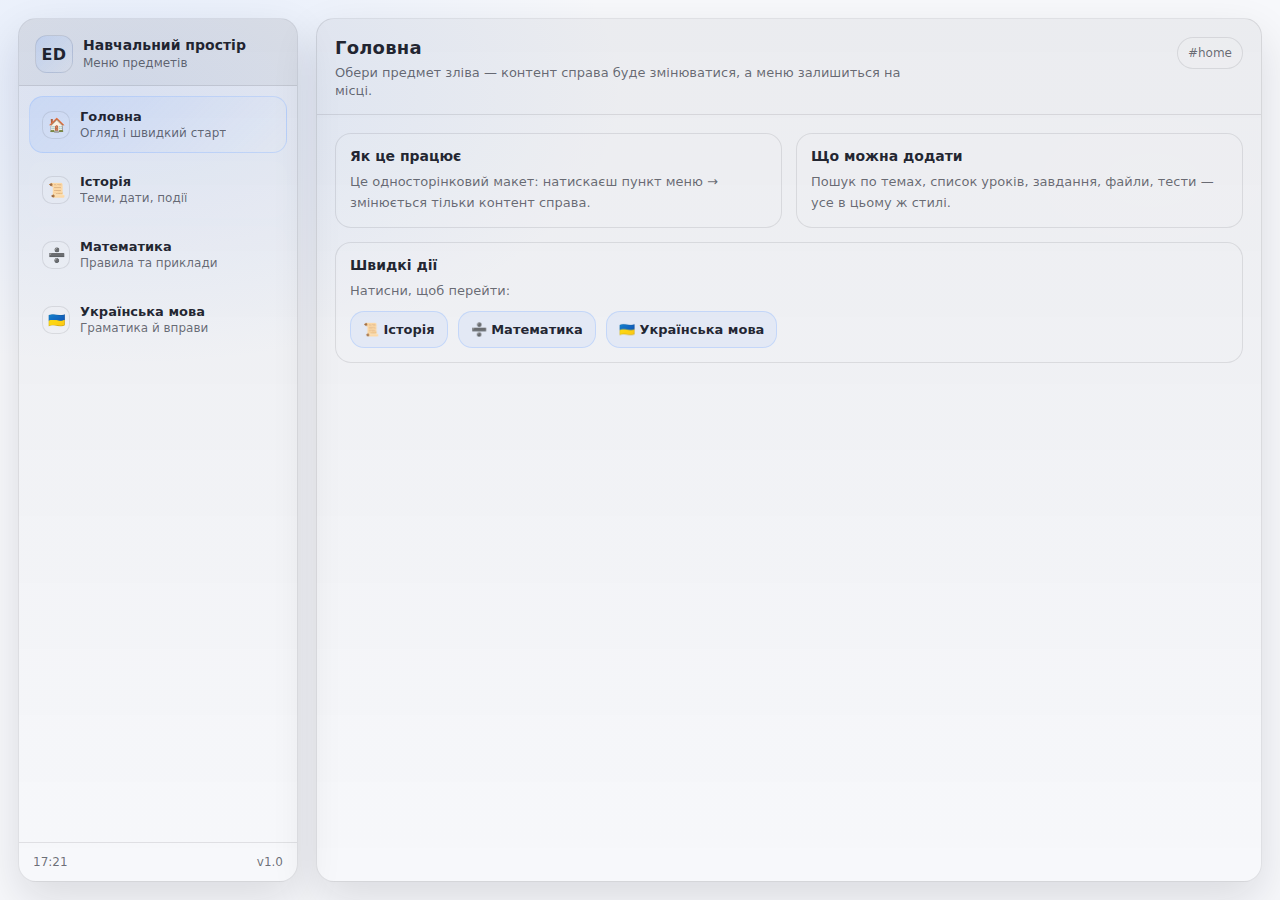
<file: index.html>
<!doctype html>
<html lang="uk">
<head>
  <meta charset="utf-8" />
  <meta name="viewport" content="width=device-width, initial-scale=1" />
  <title>Навчальний простір</title>

  <style>
    :root{
      --bg: #0b0f17;
      --panel: rgba(255,255,255,.06);
      --panel-2: rgba(255,255,255,.08);
      --stroke: rgba(255,255,255,.10);
      --text: rgba(255,255,255,.92);
      --muted: rgba(255,255,255,.65);
      --accent: #8ab4ff;
      --shadow: 0 18px 50px rgba(0,0,0,.35);
      --radius: 18px;
      --sidebar: 280px;
    }

    /* Light mode (за бажанням можна прибрати) */
    @media (prefers-color-scheme: light) {
      :root{
        --bg:#f7f8fb;
        --panel: rgba(15,18,30,.05);
        --panel-2: rgba(15,18,30,.07);
        --stroke: rgba(15,18,30,.10);
        --text: rgba(15,18,30,.92);
        --muted: rgba(15,18,30,.62);
        --accent:#2f6fed;
        --shadow: 0 18px 45px rgba(15,18,30,.12);
      }
    }

    *{ box-sizing: border-box; }
    html,body{ height:100%; }
    body{
      margin:0;
      font-family: ui-sans-serif, system-ui, -apple-system, Segoe UI, Roboto, Arial, sans-serif;
      color: var(--text);
      background:
        radial-gradient(900px 500px at 10% 10%, rgba(138,180,255,.18), transparent 55%),
        radial-gradient(900px 500px at 90% 20%, rgba(255,255,255,.08), transparent 60%),
        var(--bg);
    }

    .app{
      min-height: 100vh;
      display: grid;
      grid-template-columns: var(--sidebar) 1fr;
      gap: 18px;
      padding: 18px;
    }

    /* Sidebar */
    .sidebar{
      position: sticky;
      top: 18px;
      align-self: start;
      height: calc(100vh - 36px);
      border: 1px solid var(--stroke);
      background: linear-gradient(180deg, var(--panel), transparent);
      border-radius: var(--radius);
      box-shadow: var(--shadow);
      overflow: hidden;
      display: flex;
      flex-direction: column;
    }

    .brand{
      padding: 16px 16px 12px;
      display: flex;
      gap: 10px;
      align-items: center;
      border-bottom: 1px solid var(--stroke);
      background: rgba(0,0,0,.04);
    }

    .logo{
      width: 38px; height: 38px;
      border-radius: 12px;
      border: 1px solid var(--stroke);
      background: linear-gradient(135deg, rgba(138,180,255,.28), rgba(255,255,255,.06));
      display:grid; place-items:center;
      font-weight: 700;
      letter-spacing: .5px;
    }

    .brand h1{
      font-size: 14px;
      margin: 0;
      line-height: 1.1;
    }
    .brand p{
      margin: 3px 0 0;
      font-size: 12px;
      color: var(--muted);
    }

    .nav{
      padding: 10px;
      display: grid;
      gap: 8px;
    }

    .nav a{
      text-decoration: none;
      color: var(--text);
      border: 1px solid transparent;
      background: rgba(255,255,255,.04);
      padding: 12px 12px;
      border-radius: 14px;
      display: flex;
      align-items: center;
      gap: 10px;
      transition: transform .12s ease, background .12s ease, border-color .12s ease;
      outline: none;
    }

    .nav a:hover{
      background: rgba(255,255,255,.07);
      border-color: var(--stroke);
      transform: translateY(-1px);
    }

    .nav a.active{
      background: linear-gradient(135deg, rgba(138,180,255,.22), rgba(255,255,255,.05));
      border-color: rgba(138,180,255,.35);
    }

    .chip{
      width: 28px; height: 28px;
      border-radius: 10px;
      border: 1px solid var(--stroke);
      display: grid; place-items:center;
      background: rgba(255,255,255,.05);
      font-size: 14px;
    }

    .nav .meta{
      display:flex;
      flex-direction: column;
      gap: 2px;
      min-width: 0;
    }
    .nav .title{
      font-size: 13px;
      font-weight: 600;
      white-space: nowrap;
      overflow: hidden;
      text-overflow: ellipsis;
    }
    .nav .sub{
      font-size: 12px;
      color: var(--muted);
      white-space: nowrap;
      overflow: hidden;
      text-overflow: ellipsis;
    }

    .sidebar-footer{
      margin-top: auto;
      padding: 12px 14px;
      border-top: 1px solid var(--stroke);
      color: var(--muted);
      font-size: 12px;
      display:flex;
      justify-content: space-between;
      gap: 12px;
    }

    /* Content */
    .content{
      border: 1px solid var(--stroke);
      background: linear-gradient(180deg, var(--panel), transparent);
      border-radius: var(--radius);
      box-shadow: var(--shadow);
      overflow: hidden;
      min-height: calc(100vh - 36px);
    }

    .content-header{
      padding: 18px 18px 14px;
      border-bottom: 1px solid var(--stroke);
      display: flex;
      align-items: flex-start;
      justify-content: space-between;
      gap: 14px;
    }

    .content-header h2{
      margin: 0;
      font-size: 18px;
      letter-spacing: .2px;
    }

    .content-header p{
      margin: 6px 0 0;
      color: var(--muted);
      font-size: 13px;
      line-height: 1.4;
      max-width: 70ch;
    }

    .badge{
      border: 1px solid var(--stroke);
      background: rgba(255,255,255,.05);
      padding: 8px 10px;
      border-radius: 999px;
      color: var(--muted);
      font-size: 12px;
      white-space: nowrap;
    }

    .content-body{
      padding: 18px;
      display: grid;
      gap: 14px;
      animation: fadeIn .18s ease;
    }

    @keyframes fadeIn {
      from { opacity: 0; transform: translateY(6px); }
      to { opacity: 1; transform: translateY(0); }
    }

    .card{
      border: 1px solid var(--stroke);
      background: rgba(255,255,255,.05);
      border-radius: 16px;
      padding: 14px 14px;
    }

    .card h3{
      margin: 0 0 8px;
      font-size: 14px;
    }

    .card p, .card li{
      margin: 0;
      color: var(--muted);
      font-size: 13px;
      line-height: 1.55;
    }

    .grid{
      display: grid;
      grid-template-columns: repeat(2, minmax(0, 1fr));
      gap: 14px;
    }

    .btn{
      display:inline-flex;
      align-items:center;
      gap: 8px;
      padding: 10px 12px;
      border-radius: 14px;
      border: 1px solid rgba(138,180,255,.35);
      background: rgba(138,180,255,.12);
      color: var(--text);
      text-decoration:none;
      font-size: 13px;
      font-weight: 600;
      cursor: pointer;
    }
    .btn:active{ transform: translateY(1px); }

    /* Responsive */
    @media (max-width: 880px){
      :root{ --sidebar: 92px; }
      .brand .text { display:none; }
      .nav .meta { display:none; }
      .sidebar-footer { display:none; }
      .content-header p { display:none; }
    }
  </style>
</head>

<body>
  <div class="app">
    <!-- LEFT: Sidebar -->
    <aside class="sidebar" aria-label="Бічне меню">
      <div class="brand">
        <div class="logo">ED</div>
        <div class="text">
          <h1>Навчальний простір</h1>
          <p>Меню предметів</p>
        </div>
      </div>

      <nav class="nav" id="nav">
        <a href="#home" data-page="home" class="active">
          <span class="chip">🏠</span>
          <span class="meta">
            <span class="title">Головна</span>
            <span class="sub">Огляд і швидкий старт</span>
          </span>
        </a>

        <a href="#history" data-page="history">
          <span class="chip">📜</span>
          <span class="meta">
            <span class="title">Історія</span>
            <span class="sub">Теми, дати, події</span>
          </span>
        </a>

        <a href="#math" data-page="math">
          <span class="chip">➗</span>
          <span class="meta">
            <span class="title">Математика</span>
            <span class="sub">Правила та приклади</span>
          </span>
        </a>

        <a href="#ua" data-page="ua">
          <span class="chip">🇺🇦</span>
          <span class="meta">
            <span class="title">Українська мова</span>
            <span class="sub">Граматика й вправи</span>
          </span>
        </a>
      </nav>

      <div class="sidebar-footer">
        <span id="clock">—</span>
        <span>v1.0</span>
      </div>
    </aside>

    <!-- RIGHT: Content -->
    <main class="content" aria-live="polite">
      <header class="content-header">
        <div>
          <h2 id="pageTitle">Головна</h2>
          <p id="pageDesc">Обери предмет зліва — контент справа буде змінюватися, а меню залишиться на місці.</p>
        </div>
        <span class="badge" id="pageTag">#home</span>
      </header>

      <section class="content-body" id="content"></section>
    </main>
  </div>

  <script>
    const pages = {
      home: {
        title: "Головна",
        desc: "Обери предмет зліва — контент справа буде змінюватися, а меню залишиться на місці.",
        tag: "#home",
        render() {
          return `
            <div class="grid">
              <div class="card">
                <h3>Як це працює</h3>
                <p>Це односторінковий макет: натискаєш пункт меню → змінюється тільки контент справа.</p>
              </div>
              <div class="card">
                <h3>Що можна додати</h3>
                <p>Пошук по темах, список уроків, завдання, файли, тести — усе в цьому ж стилі.</p>
              </div>
            </div>

            <div class="card">
              <h3>Швидкі дії</h3>
              <p style="margin-bottom:10px;">Натисни, щоб перейти:</p>
              <div style="display:flex; gap:10px; flex-wrap:wrap;">
                <a class="btn" href="#history">📜 Історія</a>
                <a class="btn" href="#math">➗ Математика</a>
                <a class="btn" href="#ua">🇺🇦 Українська мова</a>
              </div>
            </div>
          `;
        }
      },

      history: {
        title: "Історія",
        desc: "Короткі блоки для тем, дат і подій. Додай свої матеріали у картки.",
        tag: "#history",
        render() {
          return `
            <div class="grid">
              <div class="card">
                <h3>Тема</h3>
                <p>Наприклад: “Київська Русь”, “Козацька доба”, “Україна у ХХ ст.”</p>
              </div>
              <div class="card">
                <h3>Пам’ятка</h3>
                <p>Факти, персоналії, наслідки, терміни — коротко й структуровано.</p>
              </div>
            </div>

            <div class="card">
              <h3>Список для заповнення</h3>
              <ul>
                <li>Дата → подія → наслідок</li>
                <li>Персона → роль → ключова дія</li>
                <li>Термін → визначення → приклад</li>
              </ul>
            </div>
          `;
        }
      },

      math: {
        title: "Математика",
        desc: "Шаблон під правила, формули та приклади задач. Легко розширюється.",
        tag: "#math",
        render() {
          return `
            <div class="grid">
              <div class="card">
                <h3>Правило дня</h3>
                <p>Наприклад: “Як знаходити відсоток від числа”, “Формули скороченого множення”.</p>
              </div>
              <div class="card">
                <h3>Приклад</h3>
                <p>Записуй умову → розв’язання → відповідь (окремими кроками).</p>
              </div>
            </div>

            <div class="card">
              <h3>Міні-блок вправ</h3>
              <p>1) 15% від 200 = ?<br/>2) (a+b)² = ?<br/>3) 3x + 5 = 20 → x = ?</p>
            </div>
          `;
        }
      },

      ua: {
        title: "Українська мова",
        desc: "Картки під правила та тренування. Додавай вправи і приклади речень.",
        tag: "#ua",
        render() {
          return `
            <div class="grid">
              <div class="card">
                <h3>Правило</h3>
                <p>Наприклад: “Не з дієприкметниками”, “Чергування у-в / і-й”, “Відмінки”.</p>
              </div>
              <div class="card">
                <h3>Приклади</h3>
                <p>1–2 речення з поясненням, підкресленням, виділенням орфограм.</p>
              </div>
            </div>

            <div class="card">
              <h3>Вправа</h3>
              <p>Встав пропущені літери / вибери правильний варіант / поясни написання.</p>
            </div>
          `;
        }
      }
    };

    const nav = document.getElementById("nav");
    const content = document.getElementById("content");
    const pageTitle = document.getElementById("pageTitle");
    const pageDesc = document.getElementById("pageDesc");
    const pageTag = document.getElementById("pageTag");

    function setActive(pageKey){
      [...nav.querySelectorAll("a")].forEach(a => {
        a.classList.toggle("active", a.dataset.page === pageKey);
      });
    }

    function renderPage(pageKey){
      const page = pages[pageKey] || pages.home;
      pageTitle.textContent = page.title;
      pageDesc.textContent = page.desc;
      pageTag.textContent = page.tag;
      content.innerHTML = page.render();
      setActive(pageKey);
    }

    function route(){
      const hash = (location.hash || "#home").replace("#", "");
      renderPage(hash);
    }

    window.addEventListener("hashchange", route);
    route();

    // Невеликий годинник внизу (необов’язково, просто “живість”)
    const clockEl = document.getElementById("clock");
    function tick(){
      const d = new Date();
      const hh = String(d.getHours()).padStart(2,"0");
      const mm = String(d.getMinutes()).padStart(2,"0");
      clockEl.textContent = `${hh}:${mm}`;
    }
    tick();
    setInterval(tick, 1000 * 10);
  </script>
</body>
</html>
</file>
